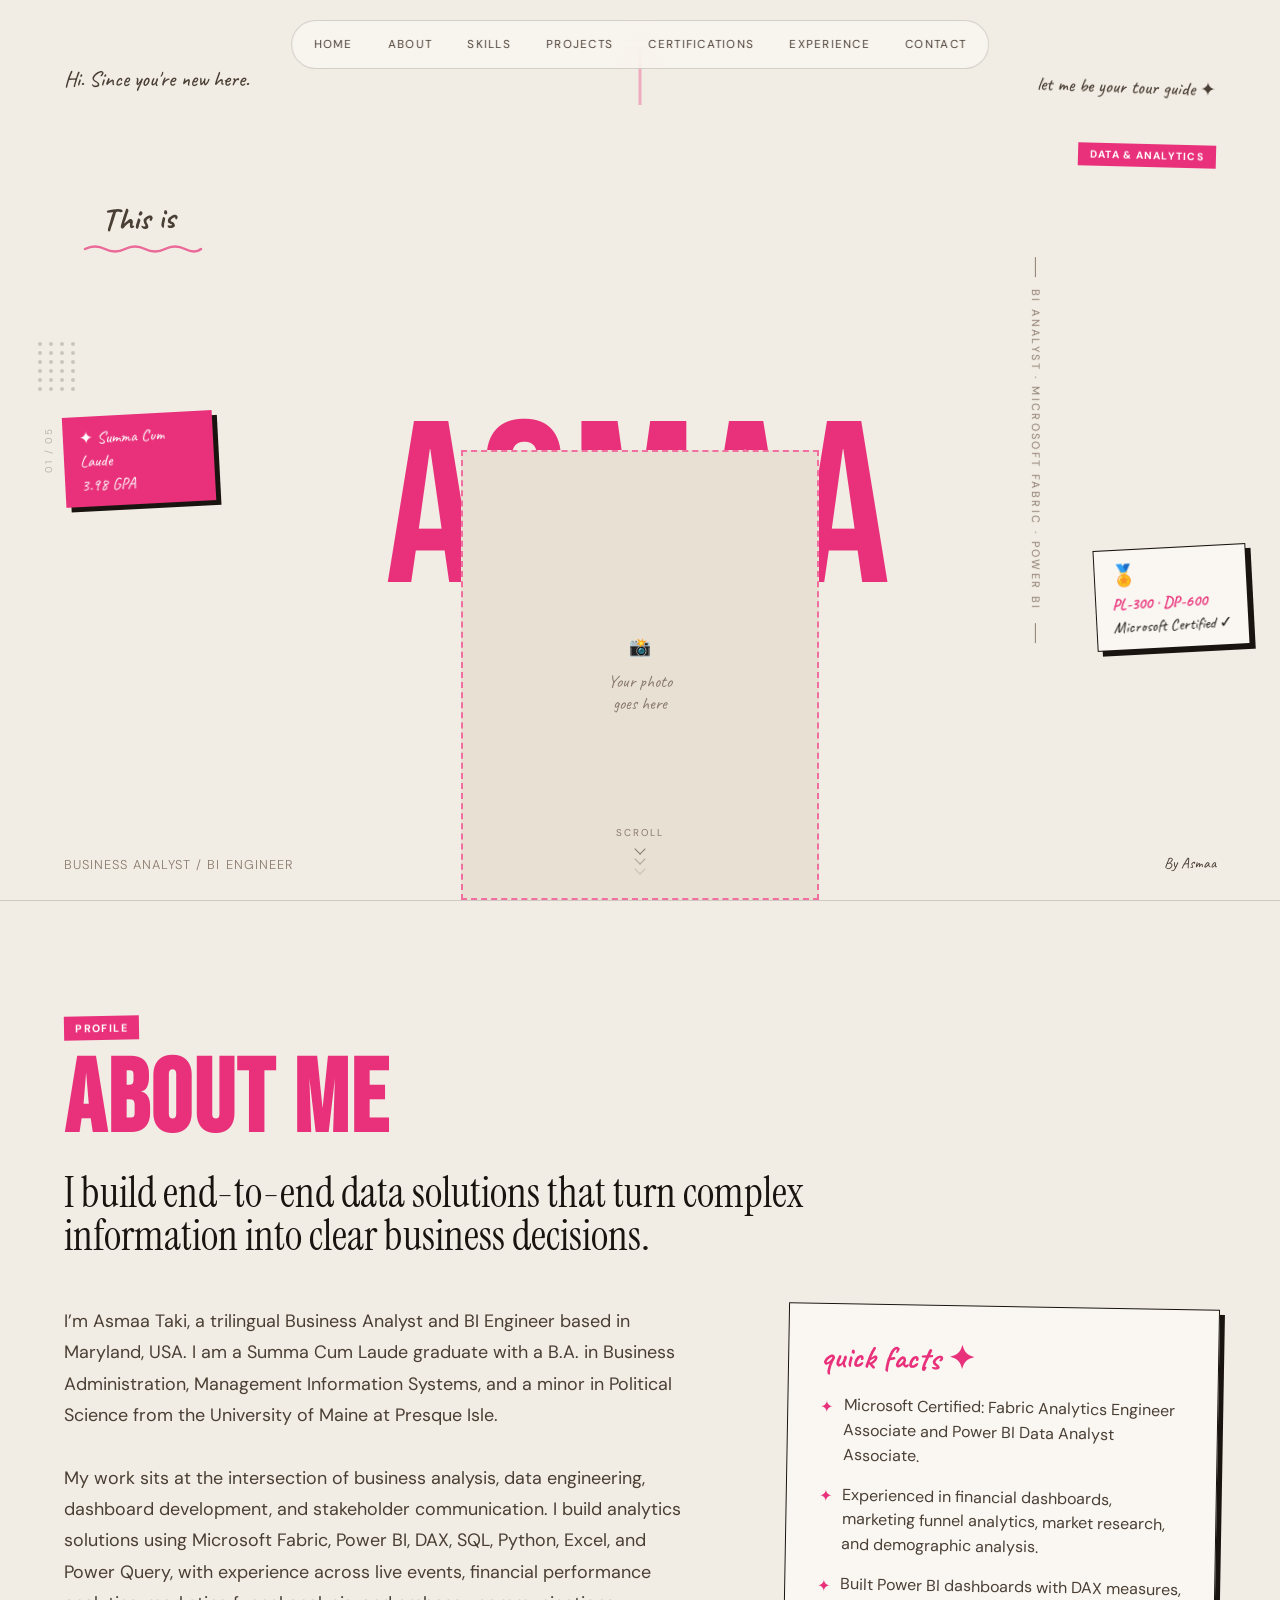
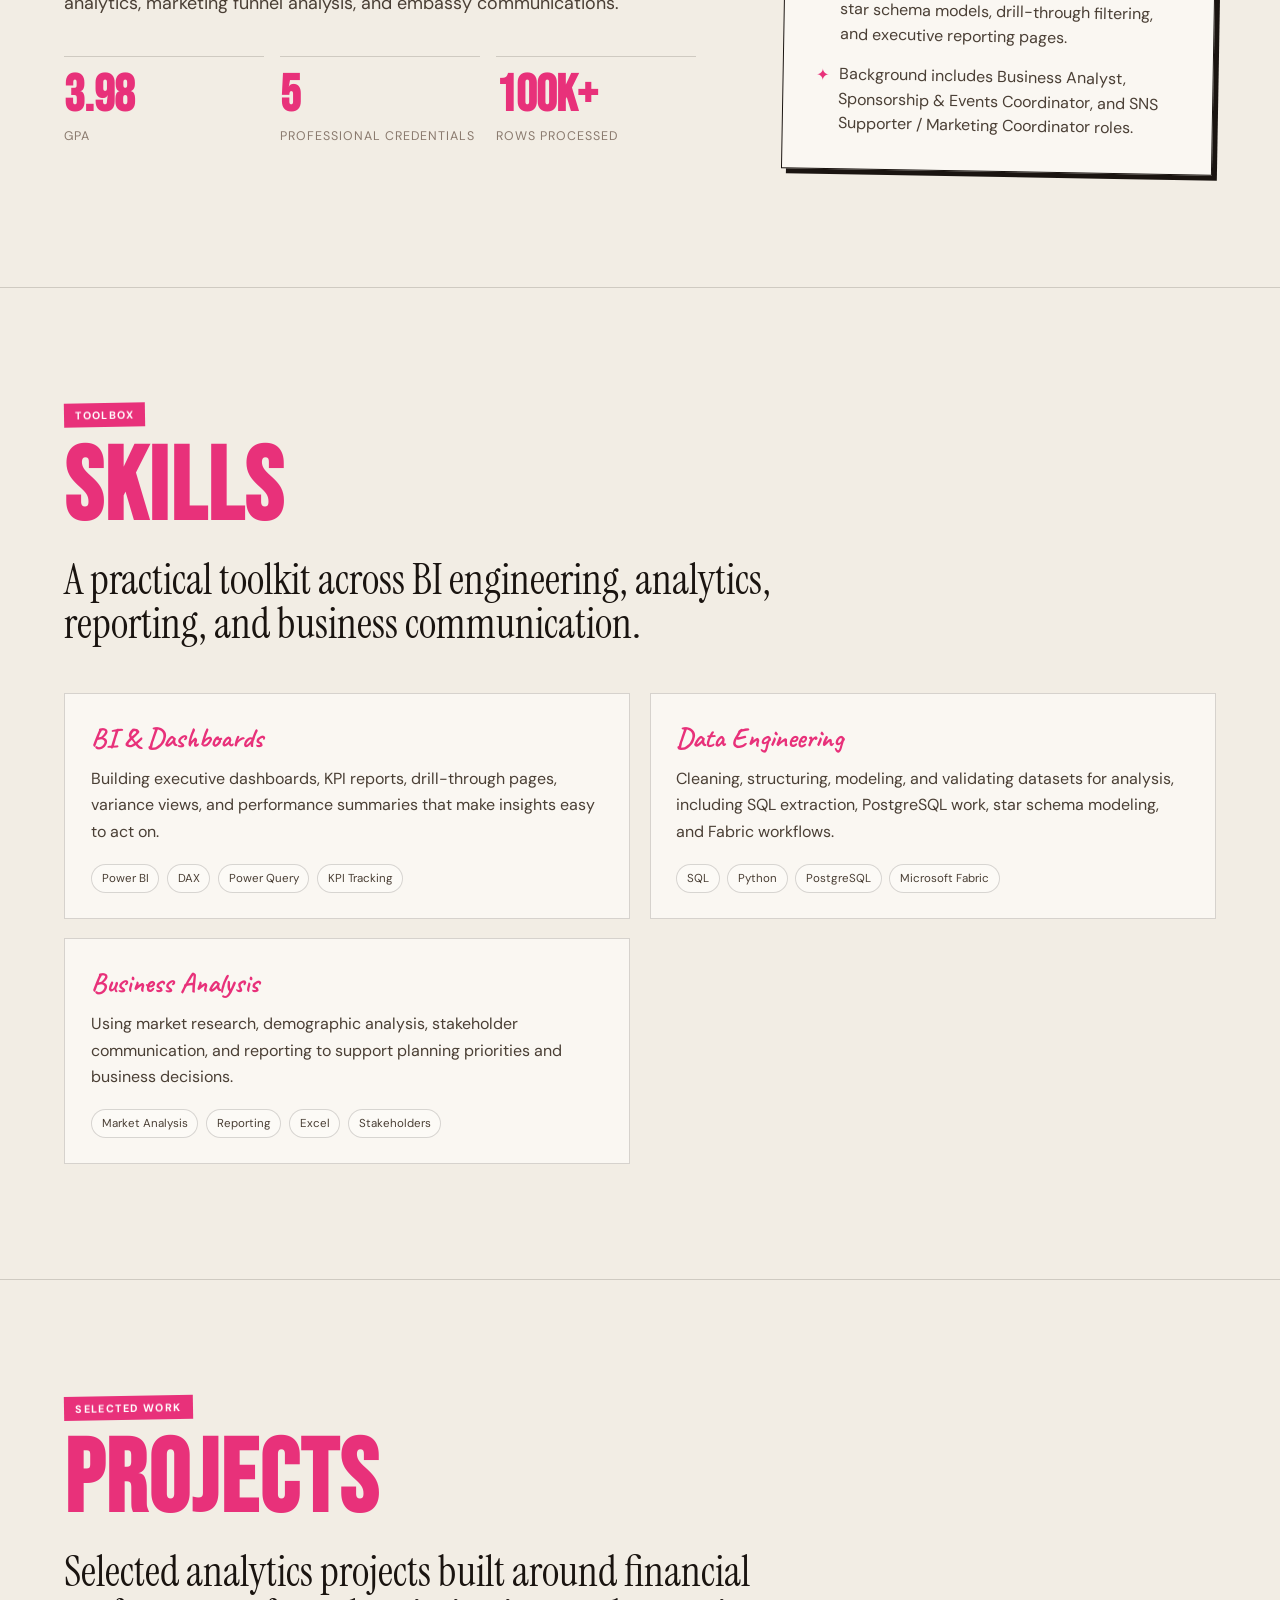
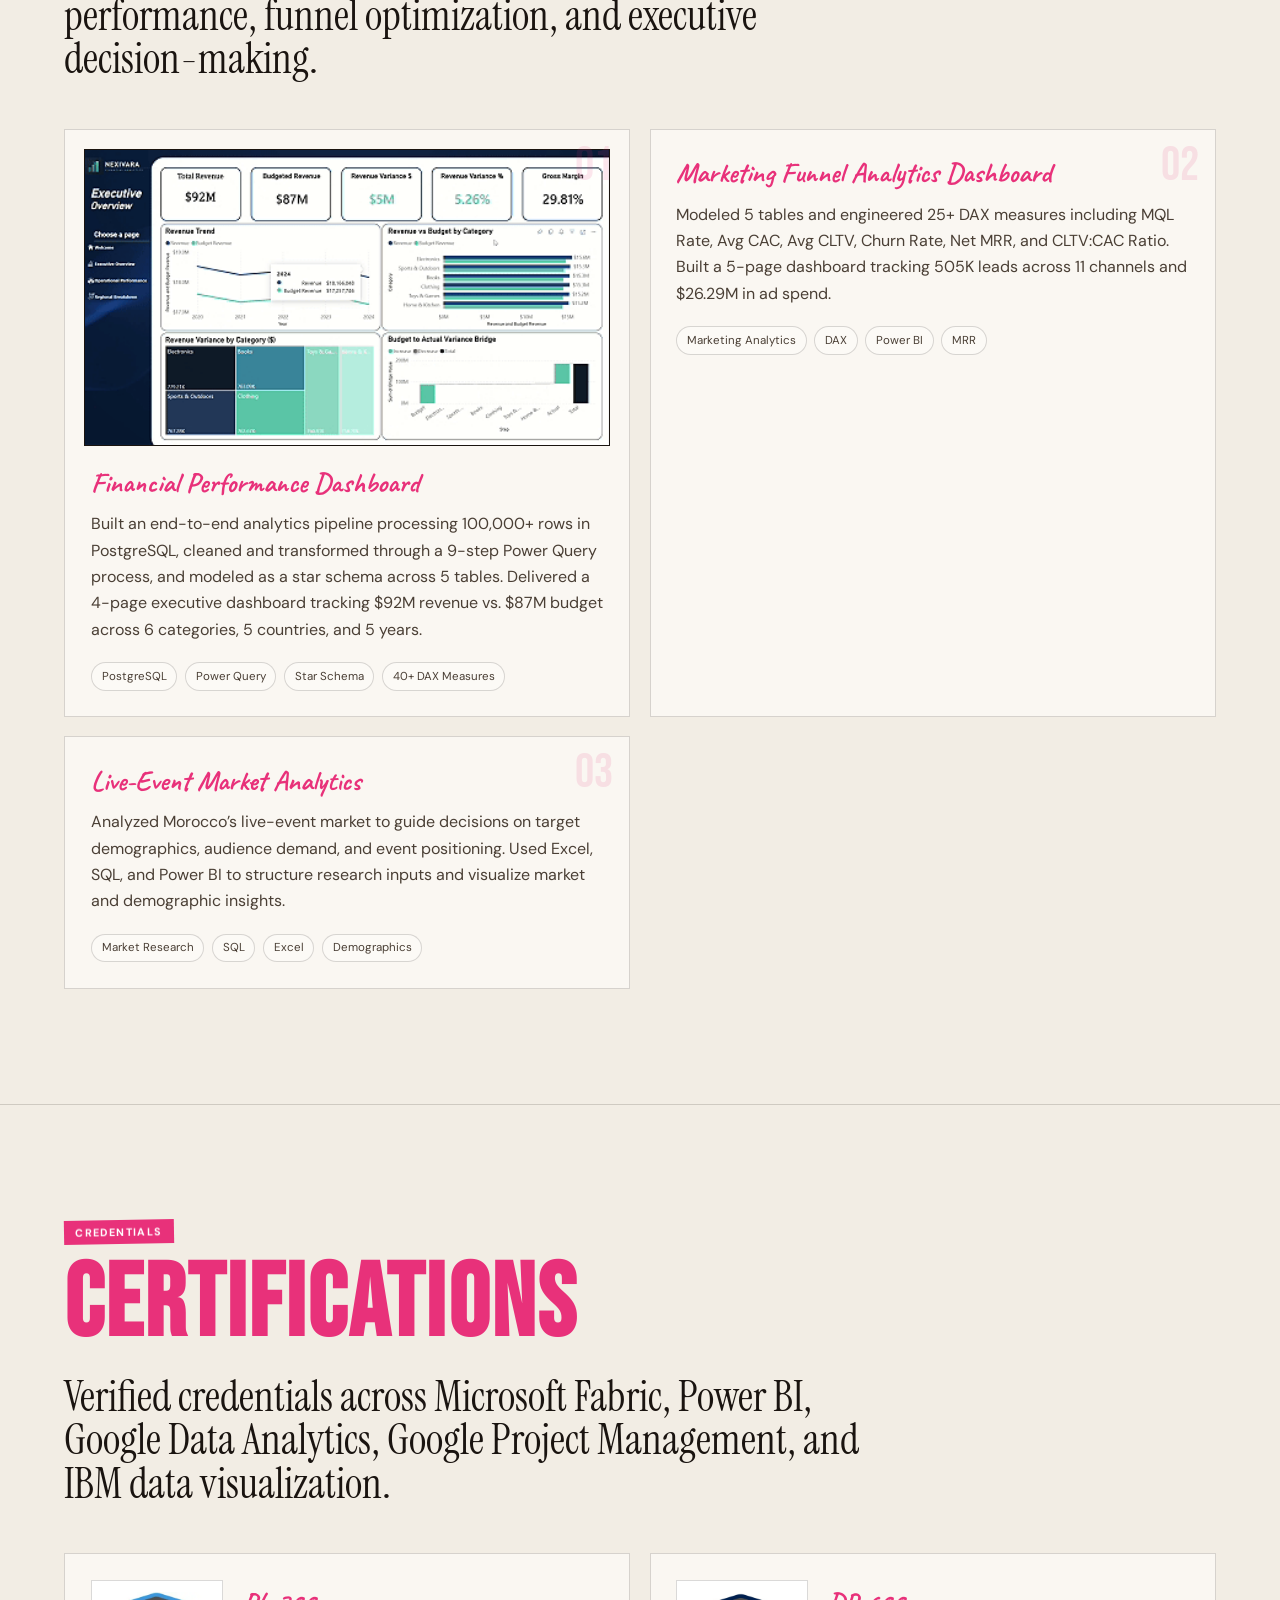
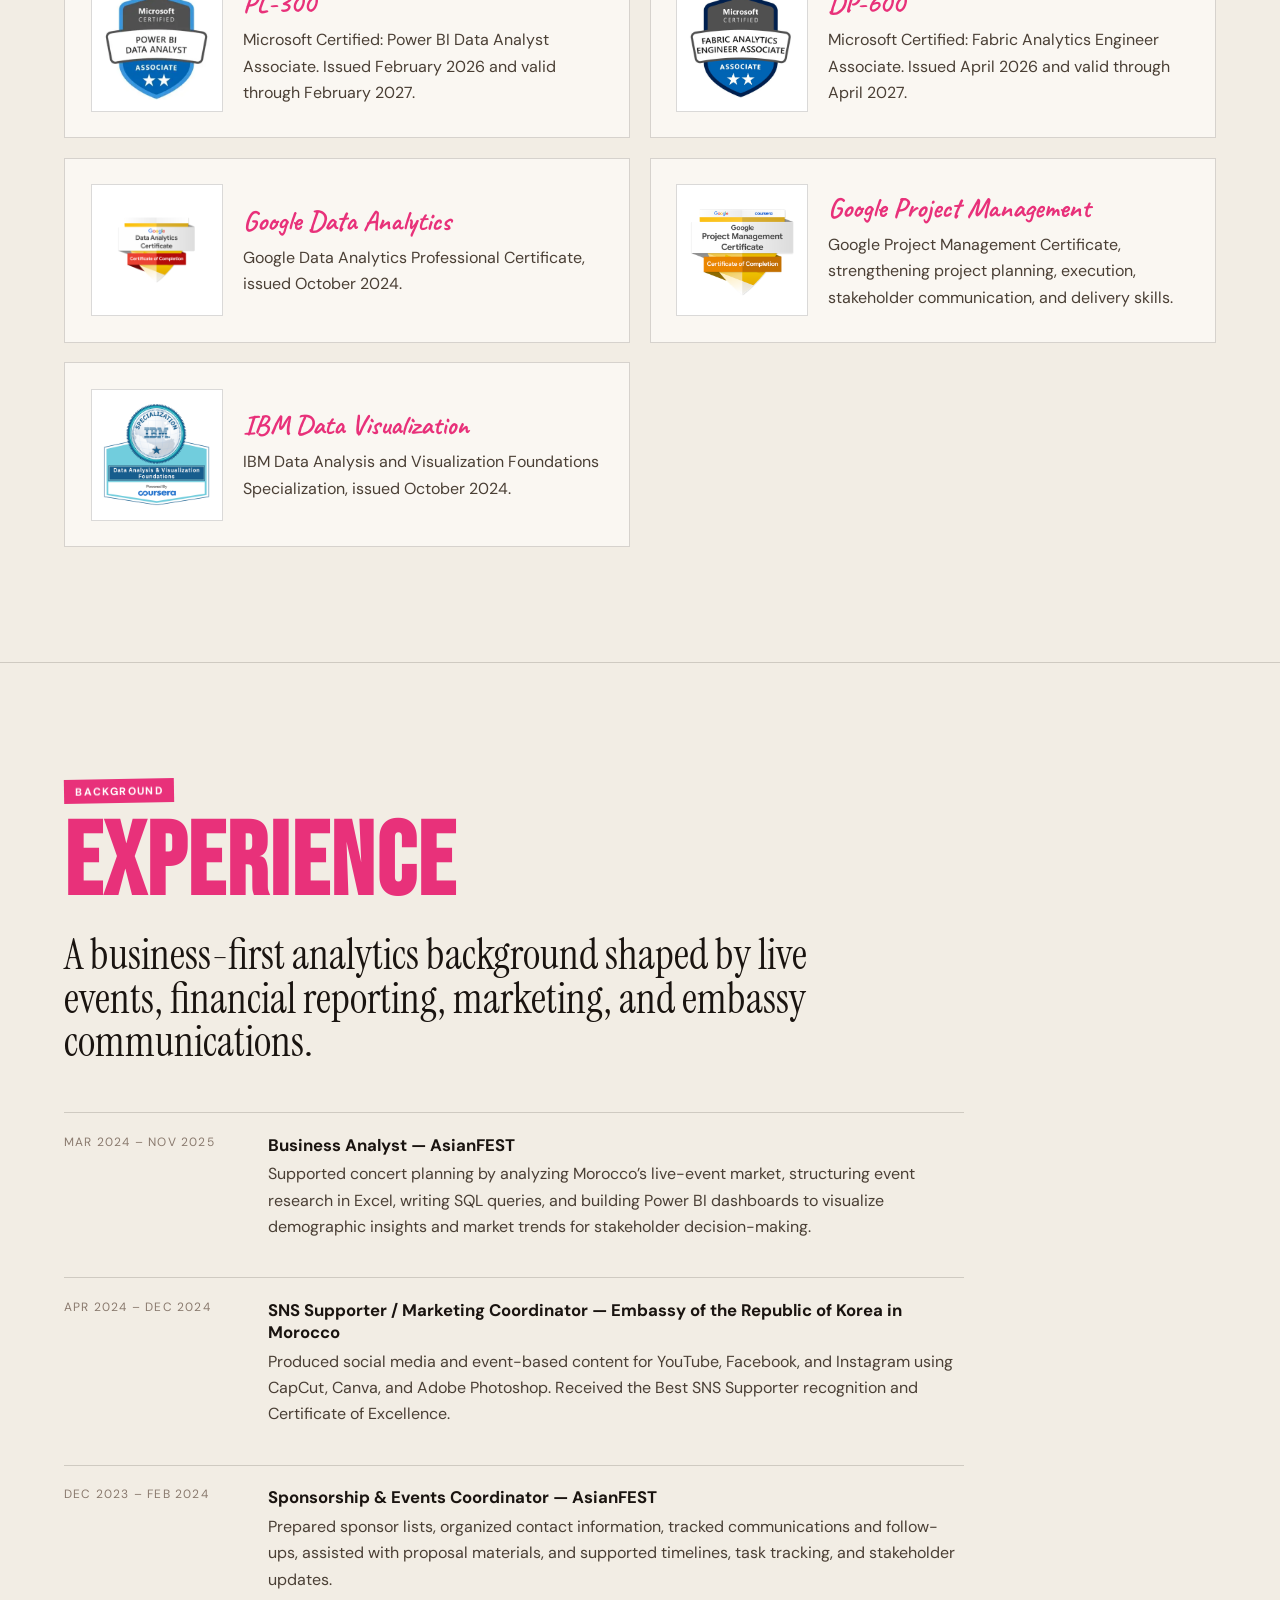
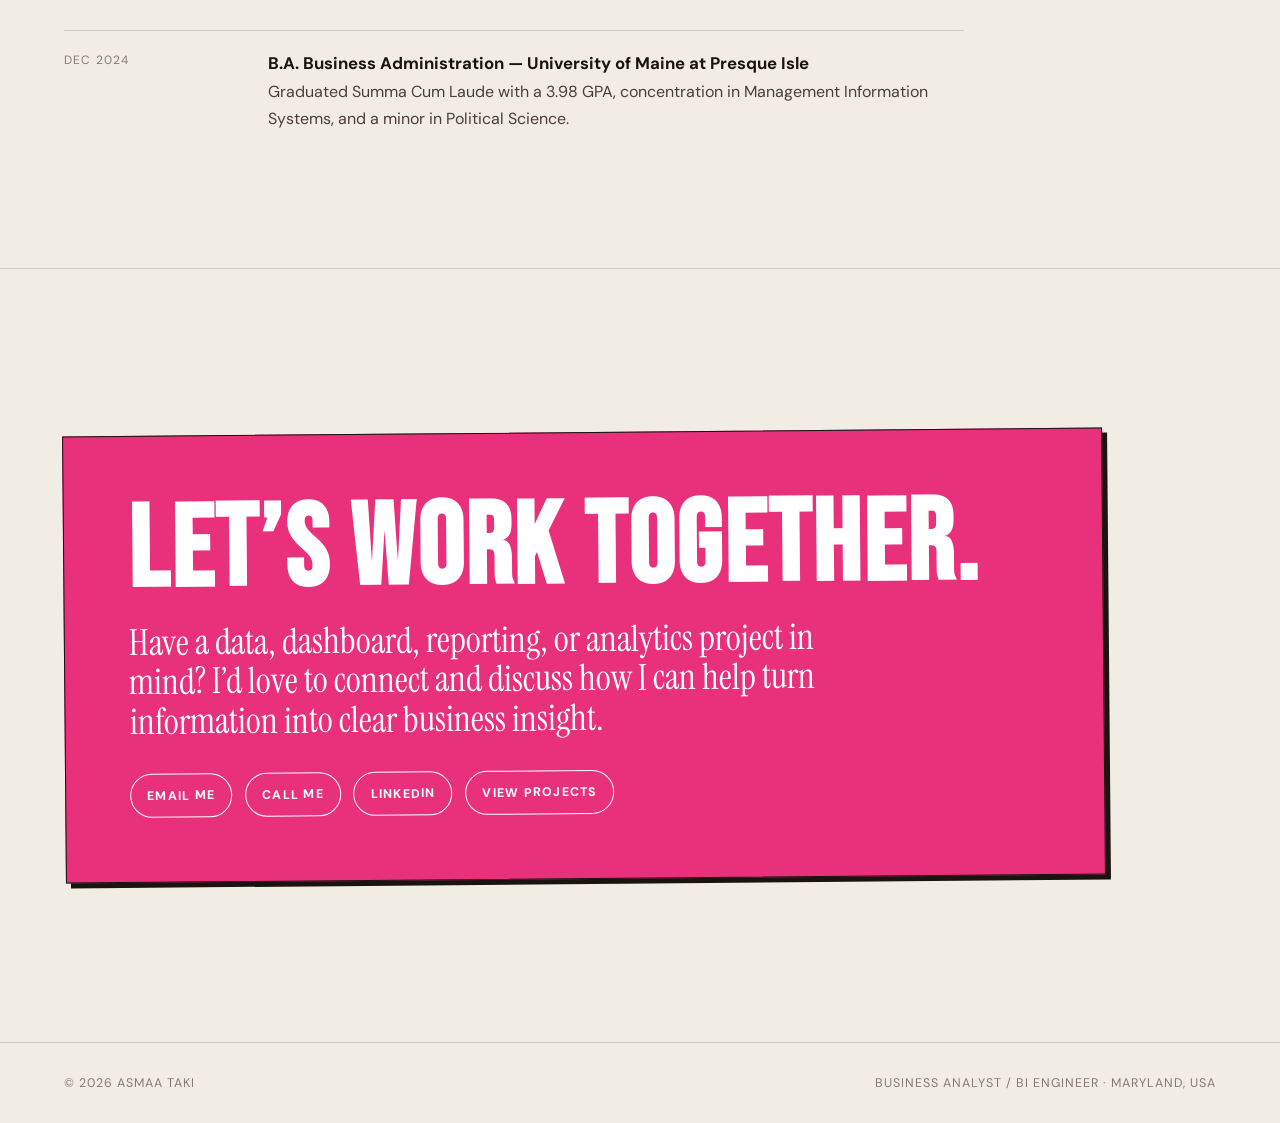
<file: index.html>
<!DOCTYPE html>
<html lang="en">
<head>
<meta charset="UTF-8">
<meta name="viewport" content="width=device-width, initial-scale=1.0">
<title>Asmaa Taki — Business Analyst & BI Engineer</title>
<meta name="description" content="Portfolio of Asmaa Taki, a trilingual Business Analyst and BI Engineer specializing in Microsoft Fabric, Power BI, DAX, SQL, Python, financial analytics, market analytics, dashboard development, and project management.">
<link rel="preconnect" href="https://fonts.googleapis.com">
<link rel="preconnect" href="https://fonts.gstatic.com" crossorigin>
<link href="https://fonts.googleapis.com/css2?family=Instrument+Serif:ital@0;1&family=Caveat:wght@500;700&family=Bebas+Neue&family=DM+Sans:wght@300;400;500;600;700&display=swap" rel="stylesheet">

<style>
  :root {
    --cream: #F2EDE4;
    --cream-dark: #E8E0D2;
    --pink: #E8317A;
    --pink-light: #F06FA0;
    --ink: #1A1410;
    --ink-mid: #4A3F35;
    --ink-light: #8A7A6E;
    --surface: #FAF7F2;
    --line: rgba(26, 20, 16, 0.16);
    --shadow: 5px 5px 0 var(--ink);
  }

  * { margin: 0; padding: 0; box-sizing: border-box; }

  html {
    scroll-behavior: smooth;
  }

  body {
    width: 100%;
    min-height: 100%;
    background: var(--cream);
    color: var(--ink);
    overflow-x: hidden;
    font-family: 'DM Sans', sans-serif;
  }

  body::before {
    content: '';
    position: fixed;
    inset: 0;
    z-index: 1;
    pointer-events: none;
    background-image:
      url("data:image/svg+xml,%3Csvg viewBox='0 0 200 200' xmlns='http://www.w3.org/2000/svg'%3E%3Cfilter id='n'%3E%3CfeTurbulence type='fractalNoise' baseFrequency='0.9' numOctaves='4' stitchTiles='stitch'/%3E%3C/filter%3E%3Crect width='100%25' height='100%25' filter='url(%23n)' opacity='1'/%3E%3C/svg%3E");
    background-size: 180px;
    opacity: 0.04;
    mix-blend-mode: multiply;
  }

  a {
    color: inherit;
    text-decoration: none;
  }

  .site-shell {
    position: relative;
    z-index: 2;
  }

  .nav {
    position: fixed;
    top: 1.25rem;
    left: 50%;
    transform: translateX(-50%);
    z-index: 50;
    display: flex;
    align-items: center;
    gap: 0.4rem;
    padding: 0.45rem;
    background: rgba(250, 247, 242, 0.72);
    border: 1px solid var(--line);
    border-radius: 999px;
    backdrop-filter: blur(14px);
  }

  .nav a {
    padding: 0.55rem 0.9rem;
    border-radius: 999px;
    font-size: 0.72rem;
    letter-spacing: 0.11em;
    text-transform: uppercase;
    color: var(--ink-mid);
    transition: background 160ms ease, color 160ms ease;
  }

  .nav a:hover,
  .nav a:focus-visible {
    background: var(--pink);
    color: #fff;
    outline: none;
  }

  .page {
    min-height: 100vh;
    position: relative;
    overflow: hidden;
    background: var(--cream);
  }

  .hero {
    display: flex;
    align-items: center;
  }

  .handwritten-intro {
    position: absolute;
    top: 7%;
    left: 5%;
    z-index: 10;
    font-family: 'Caveat', cursive;
    color: var(--ink-mid);
    line-height: 1.5;
  }

  .hw-line1 {
    font-size: clamp(1rem, 1.8vw, 1.35rem);
    font-weight: 500;
    display: block;
  }

  .handwritten-right {
    position: absolute;
    top: 8%;
    right: 5%;
    z-index: 10;
    font-family: 'Caveat', cursive;
    font-size: clamp(0.9rem, 1.6vw, 1.2rem);
    font-weight: 500;
    color: var(--ink-mid);
    text-align: right;
    line-height: 1.6;
    transform: rotate(2deg);
  }

  .this-is {
    position: absolute;
    top: 22%;
    left: 8%;
    z-index: 10;
    font-family: 'Caveat', cursive;
    font-size: clamp(1.4rem, 2.5vw, 2rem);
    font-weight: 700;
    color: var(--ink-mid);
    transform: rotate(-1.5deg);
  }

  .squiggle {
    position: absolute;
    top: 27%;
    left: 6.5%;
    z-index: 10;
    width: 120px;
    opacity: 0.7;
  }

  .big-name {
    position: absolute;
    bottom: 32%;
    left: 0;
    right: 0;
    z-index: 5;
    display: flex;
    flex-direction: column;
    align-items: center;
    line-height: 0.85;
    pointer-events: none;
    user-select: none;
  }

  .name-line {
    font-family: 'Bebas Neue', sans-serif;
    font-size: clamp(14vw, 18vw, 22vw);
    color: var(--pink);
    letter-spacing: 0.02em;
    display: block;
    opacity: 0;
    animation: fadeUp 0.8s ease forwards;
  }

  @keyframes fadeUp {
    from { opacity: 0; transform: translateY(20px); }
    to { opacity: 1; transform: translateY(0); }
  }

  .photo-wrap {
    position: absolute;
    bottom: 0;
    left: 50%;
    transform: translateX(-50%);
    z-index: 8;
    width: clamp(260px, 30vw, 420px);
    display: flex;
    align-items: flex-end;
    justify-content: center;
  }

  .photo-wrap img {
    width: 100%;
    height: auto;
    display: block;
    filter: grayscale(20%) contrast(1.05);
    mix-blend-mode: multiply;
  }

  .photo-placeholder {
    width: clamp(240px, 28vw, 400px);
    height: clamp(300px, 50vh, 580px);
    background: var(--cream-dark);
    border: 2px dashed var(--pink-light);
    display: flex;
    flex-direction: column;
    align-items: center;
    justify-content: center;
    gap: 0.75rem;
    font-family: 'Caveat', cursive;
    font-size: 1.1rem;
    color: var(--ink-light);
    text-align: center;
    padding: 2rem;
  }

  .bottom-bar {
    position: absolute;
    bottom: 3%;
    left: 5%;
    right: 5%;
    z-index: 20;
    display: flex;
    justify-content: space-between;
    align-items: flex-end;
  }

  .credit-left {
    font-size: clamp(0.65rem, 1vw, 0.82rem);
    font-weight: 300;
    color: var(--ink-light);
    letter-spacing: 0.08em;
    text-transform: uppercase;
  }

  .credit-right {
    font-family: 'Caveat', cursive;
    font-size: clamp(0.85rem, 1.2vw, 1rem);
    color: var(--ink-mid);
  }

  .data-tag {
    position: absolute;
    top: 16%;
    right: 5%;
    z-index: 10;
    background: var(--pink);
    color: #fff;
    font-size: 0.65rem;
    font-weight: 700;
    letter-spacing: 0.12em;
    text-transform: uppercase;
    padding: 0.3rem 0.75rem;
    transform: rotate(1.5deg);
  }

  .dot-grid {
    position: absolute;
    top: 38%;
    left: 3%;
    z-index: 3;
    display: grid;
    grid-template-columns: repeat(4, 6px);
    gap: 5px;
    opacity: 0.18;
  }

  .dot-grid span {
    width: 4px;
    height: 4px;
    border-radius: 50%;
    background: var(--ink);
    display: block;
  }

  .pink-rect {
    position: absolute;
    top: 5%;
    left: 50%;
    transform: translateX(-50%);
    width: 3px;
    height: 60px;
    background: var(--pink);
    opacity: 0.35;
    z-index: 3;
  }

  .role-text {
    position: absolute;
    right: 4%;
    top: 50%;
    transform: translateY(-50%) rotate(90deg);
    transform-origin: center;
    z-index: 10;
    font-size: 0.68rem;
    letter-spacing: 0.22em;
    text-transform: uppercase;
    color: var(--ink-light);
    white-space: nowrap;
    display: flex;
    align-items: center;
    gap: 0.75rem;
  }

  .role-text::before,
  .role-text::after {
    content: '';
    display: block;
    width: 20px;
    height: 1px;
    background: var(--ink-light);
  }

  .cert-sticker,
  .cert-sticker2,
  .paper-card {
    box-shadow: var(--shadow);
  }

  .cert-sticker {
    position: absolute;
    bottom: 28%;
    right: 2.5%;
    z-index: 12;
    background: var(--surface);
    border: 1.5px solid var(--ink);
    padding: 0.7rem 1rem;
    transform: rotate(-3deg);
    font-family: 'Caveat', cursive;
    font-size: 1rem;
    color: var(--ink);
    line-height: 1.4;
    max-width: 160px;
    animation: popIn 0.5s cubic-bezier(0.34, 1.56, 0.64, 1) 0.8s both;
  }

  .cert-sticker .sticker-icon {
    font-size: 1.3rem;
    display: block;
    margin-bottom: 0.2rem;
  }

  .cert-sticker .sticker-cert {
    font-weight: 700;
    color: var(--pink);
  }

  .cert-sticker2 {
    position: absolute;
    bottom: 44%;
    left: 5%;
    z-index: 12;
    background: var(--pink);
    color: #fff;
    padding: 0.6rem 1rem;
    transform: rotate(2deg);
    font-family: 'Caveat', cursive;
    font-size: 1.05rem;
    line-height: 1.4;
    max-width: 150px;
    animation: popIn 0.5s cubic-bezier(0.34, 1.56, 0.64, 1) 1s both;
  }

  @keyframes popIn {
    from { opacity: 0; transform: rotate(-3deg) scale(0.7); }
    to { opacity: 1; transform: rotate(-3deg) scale(1); }
  }

  .scroll-hint {
    position: absolute;
    bottom: 3%;
    left: 50%;
    transform: translateX(-50%);
    z-index: 20;
    display: flex;
    flex-direction: column;
    align-items: center;
    gap: 0.35rem;
    opacity: 0;
    animation: fadeIn 1s ease 1.5s forwards;
  }

  .scroll-hint span {
    font-size: 0.62rem;
    letter-spacing: 0.2em;
    text-transform: uppercase;
    color: var(--ink-light);
  }

  .scroll-arrow {
    display: flex;
    flex-direction: column;
    gap: 2px;
  }

  .scroll-arrow i {
    display: block;
    width: 8px;
    height: 8px;
    border-right: 1.5px solid var(--ink-light);
    border-bottom: 1.5px solid var(--ink-light);
    transform: rotate(45deg);
    animation: bounce 1.2s infinite;
  }

  .scroll-arrow i:nth-child(2) { animation-delay: 0.15s; opacity: 0.6; }
  .scroll-arrow i:nth-child(3) { animation-delay: 0.3s; opacity: 0.3; }

  @keyframes bounce {
    0%, 100% { transform: rotate(45deg) translateY(0); }
    50% { transform: rotate(45deg) translateY(3px); }
  }

  @keyframes fadeIn {
    to { opacity: 1; }
  }

  .page-num {
    position: absolute;
    top: 50%;
    left: 2%;
    transform: translateY(-50%) rotate(-90deg);
    font-size: 0.62rem;
    letter-spacing: 0.18em;
    color: var(--ink-light);
    opacity: 0.5;
  }

  .section {
    padding: clamp(5rem, 9vw, 8rem) 5vw;
    border-top: 1px solid var(--line);
  }

  .section-kicker {
    display: inline-block;
    margin-bottom: 1rem;
    padding: 0.32rem 0.7rem;
    background: var(--pink);
    color: #fff;
    font-size: 0.67rem;
    font-weight: 700;
    letter-spacing: 0.13em;
    text-transform: uppercase;
    transform: rotate(-1deg);
  }

  .section-title {
    font-family: 'Bebas Neue', sans-serif;
    font-size: clamp(3rem, 8vw, 7rem);
    line-height: 0.9;
    letter-spacing: 0.02em;
    color: var(--pink);
  }

  .section-intro {
    max-width: 820px;
    margin-top: 1.4rem;
    font-family: 'Instrument Serif', serif;
    font-size: clamp(1.6rem, 3.3vw, 3.2rem);
    line-height: 1.03;
    color: var(--ink);
  }

  .body-copy {
    font-size: clamp(1rem, 1.4vw, 1.16rem);
    line-height: 1.75;
    color: var(--ink-mid);
  }

  .about-grid {
    display: grid;
    grid-template-columns: minmax(0, 1.1fr) minmax(280px, 0.75fr);
    gap: clamp(2rem, 7vw, 6rem);
    align-items: start;
    margin-top: 3rem;
  }

  .paper-card {
    background: var(--surface);
    border: 1.5px solid var(--ink);
    padding: clamp(1.4rem, 3vw, 2rem);
    transform: rotate(1deg);
  }

  .paper-card h3 {
    margin-bottom: 1rem;
    font-family: 'Caveat', cursive;
    font-size: 2rem;
    color: var(--pink);
  }

  .quick-list {
    display: grid;
    gap: 0.95rem;
    list-style: none;
  }

  .quick-list li {
    display: flex;
    gap: 0.65rem;
    align-items: flex-start;
    color: var(--ink-mid);
    line-height: 1.55;
  }

  .quick-list li::before {
    content: '✦';
    color: var(--pink);
    flex: 0 0 auto;
    margin-top: 0.1rem;
  }

  .stats-row {
    display: grid;
    grid-template-columns: repeat(3, minmax(0, 1fr));
    gap: 1rem;
    margin-top: 2.25rem;
  }

  .stat {
    border-top: 1px solid var(--line);
    padding-top: 1rem;
  }

  .stat strong {
    display: block;
    font-family: 'Bebas Neue', sans-serif;
    font-size: clamp(2rem, 4vw, 4rem);
    line-height: 0.9;
    color: var(--pink);
  }

  .stat span {
    display: block;
    margin-top: 0.45rem;
    color: var(--ink-light);
    font-size: 0.78rem;
    letter-spacing: 0.08em;
    text-transform: uppercase;
  }

  .skills-grid,
  .projects-grid,
  .cert-grid {
    display: grid;
    grid-template-columns: repeat(2, minmax(0, 1fr));
    gap: 1.2rem;
    margin-top: 3rem;
  }

  .skill-card,
  .project-card,
  .cert-card {
    min-height: 100%;
    background: var(--surface);
    border: 1px solid var(--line);
    padding: clamp(1.2rem, 2vw, 1.7rem);
    transition: transform 160ms ease, box-shadow 160ms ease, border-color 160ms ease;
  }

  .skill-card:hover,
  .project-card:hover,
  .cert-card:hover {
    transform: translate(-3px, -3px);
    box-shadow: 5px 5px 0 var(--ink);
    border-color: var(--ink);
  }

  .skill-card h3,
  .project-card h3,
  .cert-card h3 {
    font-family: 'Caveat', cursive;
    font-size: 1.75rem;
    color: var(--pink);
    margin-bottom: 0.7rem;
  }

  .tags {
    display: flex;
    flex-wrap: wrap;
    gap: 0.45rem;
    margin-top: 1.2rem;
  }

  .tag {
    border: 1px solid var(--line);
    border-radius: 999px;
    padding: 0.35rem 0.62rem;
    font-size: 0.72rem;
    color: var(--ink-mid);
    background: rgba(255, 255, 255, 0.35);
  }

  .project-card {
    position: relative;
    overflow: hidden;
  }

  .project-media {
    margin: -0.4rem -0.4rem 1.2rem;
    border: 1px solid var(--line);
    background: var(--ink);
    overflow: hidden;
  }

  .project-media img {
    width: 100%;
    aspect-ratio: 16 / 9;
    object-fit: cover;
    display: block;
  }

  .project-card::before {
    content: attr(data-number);
    position: absolute;
    right: 1rem;
    top: 0.75rem;
    font-family: 'Bebas Neue', sans-serif;
    font-size: 3rem;
    line-height: 1;
    color: rgba(232, 49, 122, 0.12);
  }

  .project-card p,
  .skill-card p,
  .cert-card p {
    line-height: 1.65;
    color: var(--ink-mid);
  }

  .cert-card {
    display: grid;
    grid-template-columns: 132px minmax(0, 1fr);
    gap: 1.25rem;
    align-items: center;
  }

  .cert-logo-wrap {
    width: 132px;
    height: 132px;
    display: grid;
    place-items: center;
    background: #fff;
    border: 1px solid var(--line);
    padding: 0.7rem;
  }

  .cert-logo-wrap img {
    max-width: 100%;
    max-height: 100%;
    object-fit: contain;
    display: block;
  }

  .cert-copy h3 {
    margin-bottom: 0.45rem;
  }

  .timeline {
    display: grid;
    gap: 1rem;
    max-width: 900px;
    margin-top: 3rem;
  }

  .timeline-item {
    display: grid;
    grid-template-columns: 180px minmax(0, 1fr);
    gap: 1.5rem;
    padding: 1.3rem 0;
    border-top: 1px solid var(--line);
  }

  .timeline-date {
    font-size: 0.75rem;
    color: var(--ink-light);
    letter-spacing: 0.1em;
    text-transform: uppercase;
  }

  .timeline-content h3 {
    font-size: 1.05rem;
    margin-bottom: 0.35rem;
    color: var(--ink);
  }

  .timeline-content p {
    color: var(--ink-mid);
    line-height: 1.65;
  }

  .contact-section {
    min-height: 86vh;
    display: grid;
    align-items: center;
  }

  .contact-card {
    max-width: 1040px;
    background: var(--pink);
    color: #fff;
    border: 1.5px solid var(--ink);
    padding: clamp(2rem, 5vw, 4rem);
    box-shadow: var(--shadow);
    transform: rotate(-0.5deg);
  }

  .contact-card h2 {
    font-family: 'Bebas Neue', sans-serif;
    font-size: clamp(3.2rem, 9vw, 8rem);
    line-height: 0.9;
    letter-spacing: 0.02em;
  }

  .contact-card p {
    max-width: 720px;
    margin-top: 1.2rem;
    font-family: 'Instrument Serif', serif;
    font-size: clamp(1.4rem, 2.8vw, 2.5rem);
    line-height: 1.1;
  }

  .contact-links {
    display: flex;
    flex-wrap: wrap;
    gap: 0.8rem;
    margin-top: 2rem;
  }

  .contact-links a {
    display: inline-flex;
    align-items: center;
    justify-content: center;
    min-height: 44px;
    padding: 0.75rem 1rem;
    border: 1px solid #fff;
    border-radius: 999px;
    font-size: 0.78rem;
    font-weight: 700;
    letter-spacing: 0.1em;
    text-transform: uppercase;
    transition: background 160ms ease, color 160ms ease;
  }

  .contact-links a:hover,
  .contact-links a:focus-visible {
    background: #fff;
    color: var(--pink);
    outline: none;
  }

  .footer {
    padding: 2rem 5vw;
    display: flex;
    justify-content: space-between;
    gap: 1rem;
    color: var(--ink-light);
    font-size: 0.78rem;
    letter-spacing: 0.08em;
    text-transform: uppercase;
    border-top: 1px solid var(--line);
  }

  @media (max-width: 900px) {
    .nav {
      left: 1rem;
      right: 1rem;
      transform: none;
      justify-content: center;
      overflow-x: auto;
      border-radius: 1.2rem;
    }

    .nav a {
      white-space: nowrap;
      padding: 0.5rem 0.7rem;
    }

    .hero {
      min-height: 780px;
    }

    .handwritten-intro,
    .this-is,
    .squiggle,
    .data-tag,
    .handwritten-right,
    .cert-sticker,
    .cert-sticker2,
    .role-text,
    .page-num,
    .dot-grid,
    .pink-rect {
      display: none;
    }

    .big-name {
      bottom: 23%;
    }

    .name-line {
      font-size: clamp(5rem, 28vw, 10rem);
    }

    .photo-wrap {
      width: min(80vw, 360px);
    }

    .bottom-bar {
      bottom: 1.4rem;
      align-items: center;
    }

    .scroll-hint {
      display: none;
    }

    .about-grid,
    .skills-grid,
    .projects-grid,
    .cert-grid {
      grid-template-columns: 1fr;
    }

    .cert-card {
      grid-template-columns: 96px minmax(0, 1fr);
    }

    .cert-logo-wrap {
      width: 96px;
      height: 96px;
      padding: 0.5rem;
    }

    .stats-row {
      grid-template-columns: 1fr;
    }

    .timeline-item {
      grid-template-columns: 1fr;
      gap: 0.45rem;
    }
  }

  @media (prefers-reduced-motion: reduce) {
    *, *::before, *::after {
      animation-duration: 0.01ms !important;
      animation-iteration-count: 1 !important;
      scroll-behavior: auto !important;
    }
  }
</style>
</head>
<body>
  <nav class="nav" aria-label="Primary navigation">
    <a href="#home">Home</a>
    <a href="#about">About</a>
    <a href="#skills">Skills</a>
    <a href="#projects">Projects</a>
    <a href="#certifications">Certifications</a>
    <a href="#experience">Experience</a>
    <a href="#contact">Contact</a>
  </nav>

  <main class="site-shell">
    <section class="page hero" id="home" aria-label="Hero section">
      <div class="dot-grid" aria-hidden="true">
        <span></span><span></span><span></span><span></span>
        <span></span><span></span><span></span><span></span>
        <span></span><span></span><span></span><span></span>
        <span></span><span></span><span></span><span></span>
        <span></span><span></span><span></span><span></span>
        <span></span><span></span><span></span><span></span>
      </div>

      <div class="pink-rect" aria-hidden="true"></div>

      <div class="handwritten-intro">
        <span class="hw-line1">Hi. Since you're new here.</span>
      </div>

      <div class="handwritten-right">let me be your tour guide ✦</div>

      <div class="this-is">This is</div>

      <svg class="squiggle" viewBox="0 0 120 12" fill="none" xmlns="http://www.w3.org/2000/svg" aria-hidden="true">
        <path d="M2 6 Q12 1 22 6 Q32 11 42 6 Q52 1 62 6 Q72 11 82 6 Q92 1 102 6 Q112 11 118 6" stroke="#E8317A" stroke-width="2.5" stroke-linecap="round" fill="none"/>
      </svg>

      <div class="data-tag">Data & Analytics</div>
      <div class="role-text">BI Analyst · Microsoft Fabric · Power BI</div>
      <div class="page-num">01 / 05</div>

      <div class="big-name" aria-hidden="true">
        <span class="name-line">ASMAA</span>
      </div>

      <div class="photo-wrap" id="photo-area">
        <!-- Replace this placeholder with your exported portrait image:
        <img src="assets/asmaa-portrait.png" alt="Portrait of Asmaa Taki">
        -->
        <div class="photo-placeholder">
          <span class="ph-icon">📸</span>
          <span>Your photo<br>goes here</span>
        </div>
      </div>

      <div class="cert-sticker">
        <span class="sticker-icon">🏅</span>
        <span class="sticker-cert">PL-300 · DP-600</span><br>
        Microsoft Certified ✓
      </div>

      <div class="cert-sticker2">✦ Summa Cum Laude<br>3.98 GPA</div>

      <div class="bottom-bar">
        <div class="credit-left">Business Analyst / BI Engineer</div>
        <div class="credit-right">By Asmaa</div>
      </div>

      <a class="scroll-hint" href="#about" aria-label="Scroll to about section">
        <span>scroll</span>
        <div class="scroll-arrow" aria-hidden="true"><i></i><i></i><i></i></div>
      </a>
    </section>

    <section class="section" id="about">
      <span class="section-kicker">Profile</span>
      <h1 class="section-title">About Me</h1>
      <p class="section-intro">I build end-to-end data solutions that turn complex information into clear business decisions.</p>

      <div class="about-grid">
        <div class="body-copy">
          <p>I’m Asmaa Taki, a trilingual Business Analyst and BI Engineer based in Maryland, USA. I am a Summa Cum Laude graduate with a B.A. in Business Administration, Management Information Systems, and a minor in Political Science from the University of Maine at Presque Isle.</p>
          <br>
          <p>My work sits at the intersection of business analysis, data engineering, dashboard development, and stakeholder communication. I build analytics solutions using Microsoft Fabric, Power BI, DAX, SQL, Python, Excel, and Power Query, with experience across live events, financial performance analytics, marketing funnel analysis, and embassy communications.</p>

          <div class="stats-row" aria-label="Highlights">
            <div class="stat"><strong>3.98</strong><span>GPA</span></div>
            <div class="stat"><strong>5</strong><span>Professional Credentials</span></div>
            <div class="stat"><strong>100K+</strong><span>Rows Processed</span></div>
          </div>
        </div>

        <aside class="paper-card" aria-label="Quick facts">
          <h3>quick facts ✦</h3>
          <ul class="quick-list">
            <li>Microsoft Certified: Fabric Analytics Engineer Associate and Power BI Data Analyst Associate.</li>
            <li>Experienced in financial dashboards, marketing funnel analytics, market research, and demographic analysis.</li>
            <li>Built Power BI dashboards with DAX measures, star schema models, drill-through filtering, and executive reporting pages.</li>
            <li>Background includes Business Analyst, Sponsorship & Events Coordinator, and SNS Supporter / Marketing Coordinator roles.</li>
          </ul>
        </aside>
      </div>
    </section>

    <section class="section" id="skills">
      <span class="section-kicker">Toolbox</span>
      <h2 class="section-title">Skills</h2>
      <p class="section-intro">A practical toolkit across BI engineering, analytics, reporting, and business communication.</p>

      <div class="skills-grid">
        <article class="skill-card">
          <h3>BI & Dashboards</h3>
          <p>Building executive dashboards, KPI reports, drill-through pages, variance views, and performance summaries that make insights easy to act on.</p>
          <div class="tags"><span class="tag">Power BI</span><span class="tag">DAX</span><span class="tag">Power Query</span><span class="tag">KPI Tracking</span></div>
        </article>

        <article class="skill-card">
          <h3>Data Engineering</h3>
          <p>Cleaning, structuring, modeling, and validating datasets for analysis, including SQL extraction, PostgreSQL work, star schema modeling, and Fabric workflows.</p>
          <div class="tags"><span class="tag">SQL</span><span class="tag">Python</span><span class="tag">PostgreSQL</span><span class="tag">Microsoft Fabric</span></div>
        </article>

        <article class="skill-card">
          <h3>Business Analysis</h3>
          <p>Using market research, demographic analysis, stakeholder communication, and reporting to support planning priorities and business decisions.</p>
          <div class="tags"><span class="tag">Market Analysis</span><span class="tag">Reporting</span><span class="tag">Excel</span><span class="tag">Stakeholders</span></div>
        </article>
      </div>
    </section>

    <section class="section" id="projects">
      <span class="section-kicker">Selected Work</span>
      <h2 class="section-title">Projects</h2>
      <p class="section-intro">Selected analytics projects built around financial performance, funnel optimization, and executive decision-making.</p>

      <div class="projects-grid">
        <article class="project-card" data-number="01">
          <div class="project-media">
            <img src="FINANCIAL_DASHBOARD.gif" alt="Animated preview of Asmaa Taki's Financial Performance Dashboard">
          </div>
          <h3>Financial Performance Dashboard</h3>
          <p>Built an end-to-end analytics pipeline processing 100,000+ rows in PostgreSQL, cleaned and transformed through a 9-step Power Query process, and modeled as a star schema across 5 tables. Delivered a 4-page executive dashboard tracking $92M revenue vs. $87M budget across 6 categories, 5 countries, and 5 years.</p>
          <div class="tags"><span class="tag">PostgreSQL</span><span class="tag">Power Query</span><span class="tag">Star Schema</span><span class="tag">40+ DAX Measures</span></div>
        </article>

        <article class="project-card" data-number="02">
          <h3>Marketing Funnel Analytics Dashboard</h3>
          <p>Modeled 5 tables and engineered 25+ DAX measures including MQL Rate, Avg CAC, Avg CLTV, Churn Rate, Net MRR, and CLTV:CAC Ratio. Built a 5-page dashboard tracking 505K leads across 11 channels and $26.29M in ad spend.</p>
          <div class="tags"><span class="tag">Marketing Analytics</span><span class="tag">DAX</span><span class="tag">Power BI</span><span class="tag">MRR</span></div>
        </article>

        <article class="project-card" data-number="03">
          <h3>Live-Event Market Analytics</h3>
          <p>Analyzed Morocco’s live-event market to guide decisions on target demographics, audience demand, and event positioning. Used Excel, SQL, and Power BI to structure research inputs and visualize market and demographic insights.</p>
          <div class="tags"><span class="tag">Market Research</span><span class="tag">SQL</span><span class="tag">Excel</span><span class="tag">Demographics</span></div>
        </article>
      </div>
    </section>

    <section class="section" id="certifications">
      <span class="section-kicker">Credentials</span>
      <h2 class="section-title">Certifications</h2>
      <p class="section-intro">Verified credentials across Microsoft Fabric, Power BI, Google Data Analytics, Google Project Management, and IBM data visualization.</p>

      <div class="cert-grid">
        <article class="cert-card">
          <div class="cert-logo-wrap">
            <img src="pl-300_logo.webp" alt="Microsoft Certified Power BI Data Analyst Associate badge">
          </div>
          <div class="cert-copy">
            <h3>PL-300</h3>
            <p>Microsoft Certified: Power BI Data Analyst Associate. Issued February 2026 and valid through February 2027.</p>
          </div>
        </article>

        <article class="cert-card">
          <div class="cert-logo-wrap">
            <img src="DP-600_logo.jpg" alt="Microsoft Certified Fabric Analytics Engineer Associate badge">
          </div>
          <div class="cert-copy">
            <h3>DP-600</h3>
            <p>Microsoft Certified: Fabric Analytics Engineer Associate. Issued April 2026 and valid through April 2027.</p>
          </div>
        </article>

        <article class="cert-card">
          <div class="cert-logo-wrap">
            <img src="google_data_analytics_cert.png" alt="Google Data Analytics Certificate badge">
          </div>
          <div class="cert-copy">
            <h3>Google Data Analytics</h3>
            <p>Google Data Analytics Professional Certificate, issued October 2024.</p>
          </div>
        </article>

        <article class="cert-card">
          <div class="cert-logo-wrap">
            <img src="GCC_badge_PGM_1000x1000.png" alt="Google Project Management Certificate badge">
          </div>
          <div class="cert-copy">
            <h3>Google Project Management</h3>
            <p>Google Project Management Certificate, strengthening project planning, execution, stakeholder communication, and delivery skills.</p>
          </div>
        </article>

        <article class="cert-card">
          <div class="cert-logo-wrap">
            <img src="Data_Analysis_and_Visualization_Foundations_Specialization.png" alt="IBM Data Analysis and Visualization Foundations Specialization badge">
          </div>
          <div class="cert-copy">
            <h3>IBM Data Visualization</h3>
            <p>IBM Data Analysis and Visualization Foundations Specialization, issued October 2024.</p>
          </div>
        </article>
      </div>
    </section>

    <section class="section" id="experience">
      <span class="section-kicker">Background</span>
      <h2 class="section-title">Experience</h2>
      <p class="section-intro">A business-first analytics background shaped by live events, financial reporting, marketing, and embassy communications.</p>

      <div class="timeline">
        <article class="timeline-item">
          <div class="timeline-date">Mar 2024 – Nov 2025</div>
          <div class="timeline-content">
            <h3>Business Analyst — AsianFEST</h3>
            <p>Supported concert planning by analyzing Morocco’s live-event market, structuring event research in Excel, writing SQL queries, and building Power BI dashboards to visualize demographic insights and market trends for stakeholder decision-making.</p>
          </div>
        </article>

        <article class="timeline-item">
          <div class="timeline-date">Apr 2024 – Dec 2024</div>
          <div class="timeline-content">
            <h3>SNS Supporter / Marketing Coordinator — Embassy of the Republic of Korea in Morocco</h3>
            <p>Produced social media and event-based content for YouTube, Facebook, and Instagram using CapCut, Canva, and Adobe Photoshop. Received the Best SNS Supporter recognition and Certificate of Excellence.</p>
          </div>
        </article>

        <article class="timeline-item">
          <div class="timeline-date">Dec 2023 – Feb 2024</div>
          <div class="timeline-content">
            <h3>Sponsorship & Events Coordinator — AsianFEST</h3>
            <p>Prepared sponsor lists, organized contact information, tracked communications and follow-ups, assisted with proposal materials, and supported timelines, task tracking, and stakeholder updates.</p>
          </div>
        </article>

        <article class="timeline-item">
          <div class="timeline-date">Dec 2024</div>
          <div class="timeline-content">
            <h3>B.A. Business Administration — University of Maine at Presque Isle</h3>
            <p>Graduated Summa Cum Laude with a 3.98 GPA, concentration in Management Information Systems, and a minor in Political Science.</p>
          </div>
        </article>
      </div>
    </section>

    <section class="section contact-section" id="contact">
      <div class="contact-card">
        <h2>Let’s work together.</h2>
        <p>Have a data, dashboard, reporting, or analytics project in mind? I’d love to connect and discuss how I can help turn information into clear business insight.</p>
        <div class="contact-links">
          <a href="mailto:takiasmaa434@gmail.com">Email Me</a>
          <a href="tel:+14435466993">Call Me</a>
          <a href="https://www.linkedin.com/" target="_blank" rel="noreferrer">LinkedIn</a>
          <a href="#projects">View Projects</a>
        </div>
      </div>
    </section>
  </main>

  <footer class="footer">
    <span>© <span id="year"></span> Asmaa Taki</span>
    <span>Business Analyst / BI Engineer · Maryland, USA</span>
  </footer>

<script>
  document.getElementById('year').textContent = new Date().getFullYear();

  const photoArea = document.getElementById('photo-area');
  photoArea.addEventListener('dragover', e => e.preventDefault());
  photoArea.addEventListener('drop', e => {
    e.preventDefault();
    const file = e.dataTransfer.files[0];
    if (file && file.type.startsWith('image/')) {
      const url = URL.createObjectURL(file);
      photoArea.innerHTML = `<img src="${url}" alt="Portrait of Asmaa Taki">`;
    }
  });
</script>
</body>
</html>
</file>
